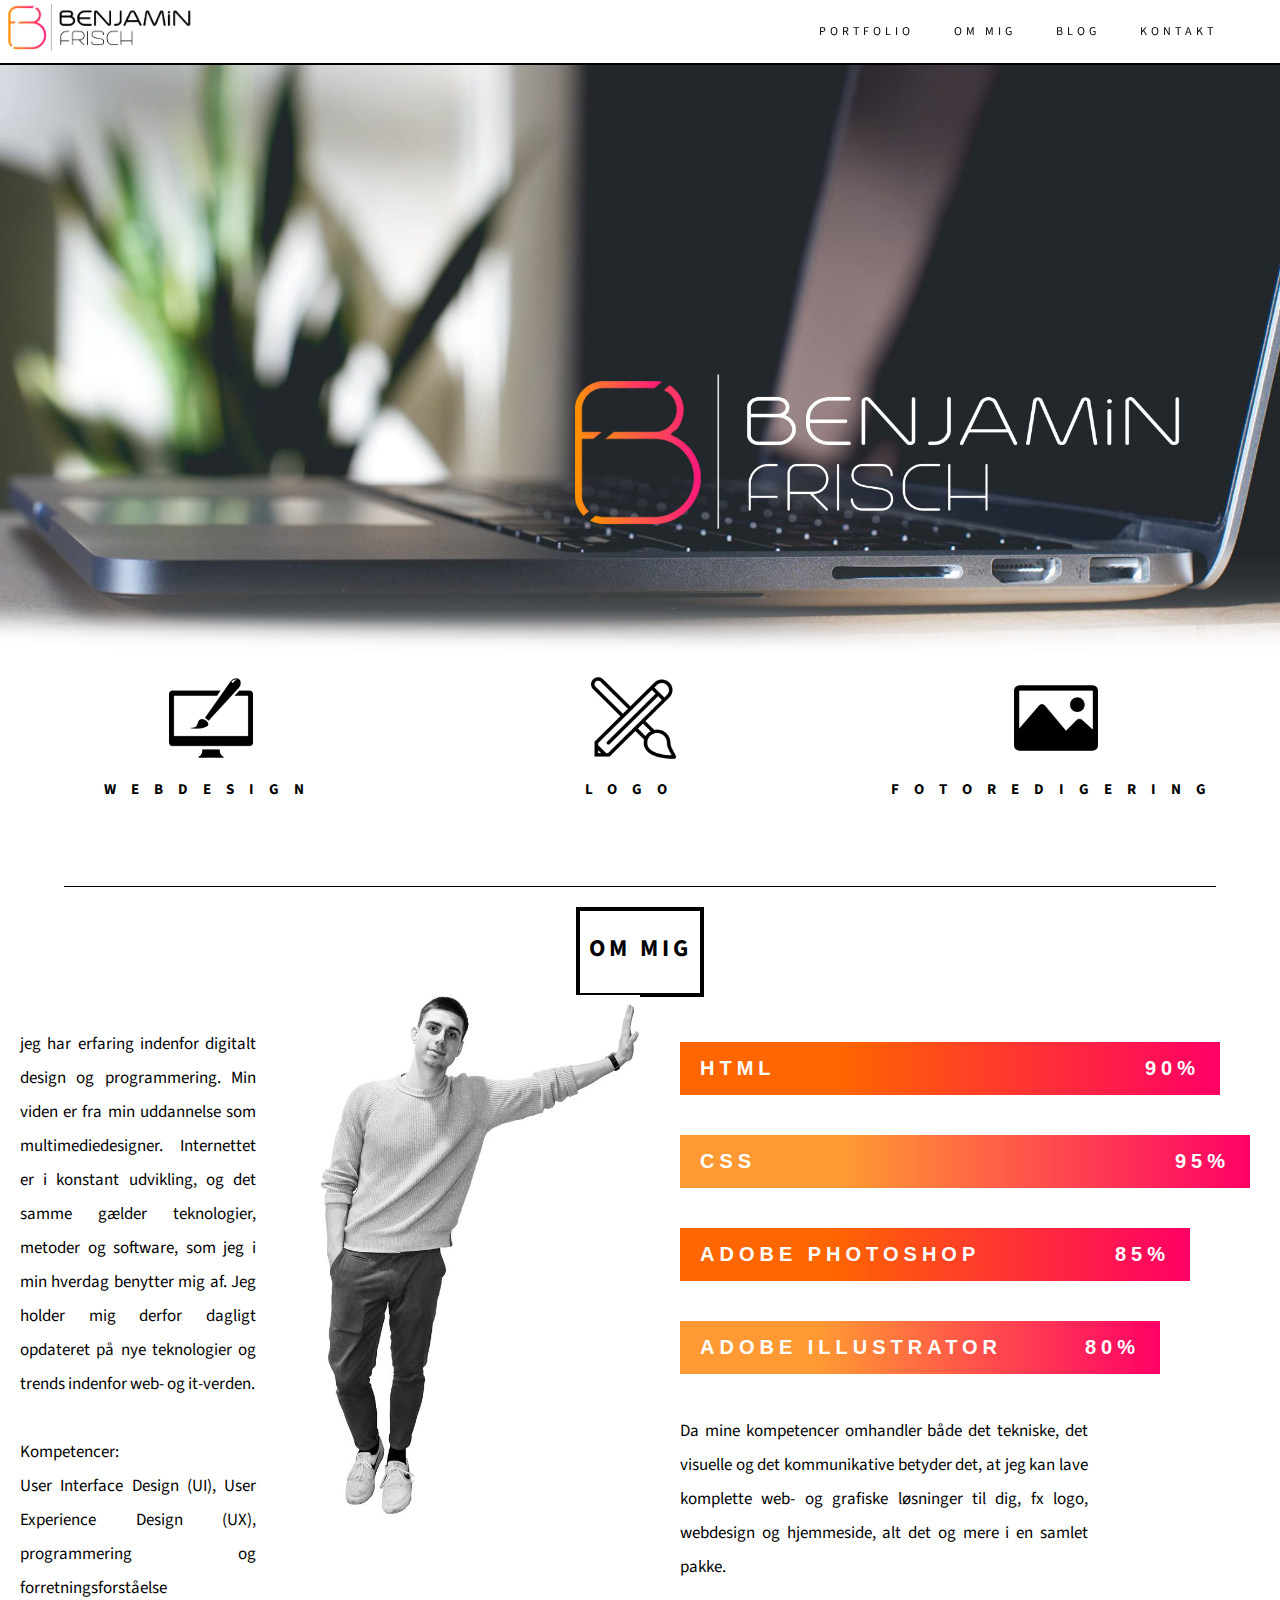
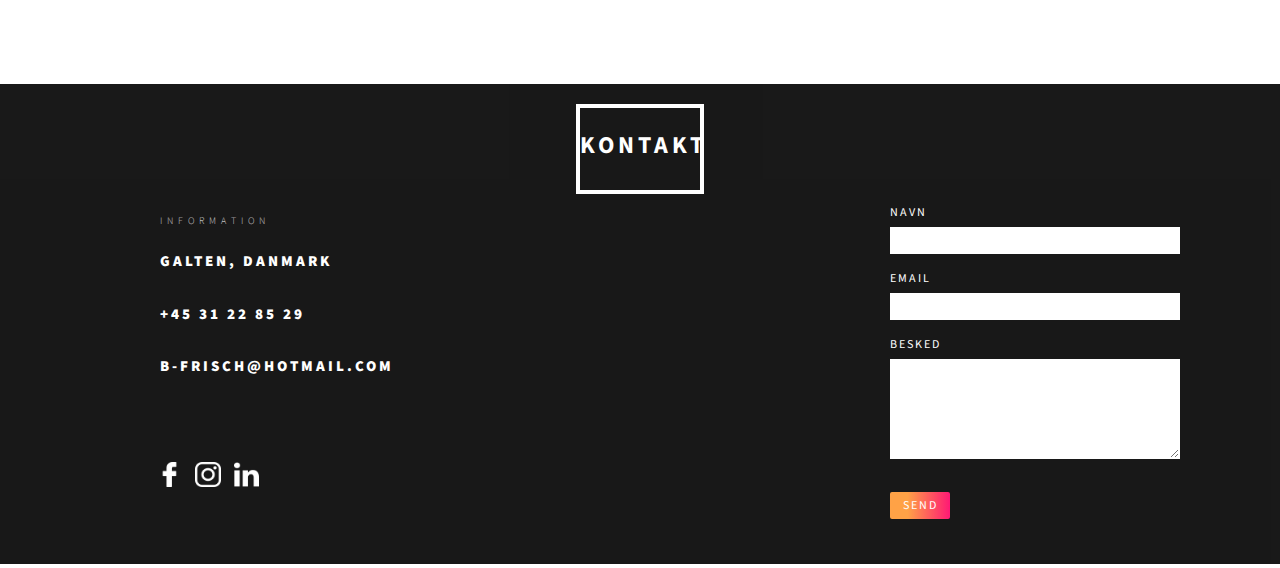
<file: index.html>
<!DOCTYPE html>
<html>

<head>
    <meta charset="utf-8">
    <meta name="viewport" content="width=device-width,minimum-scale=1.0">
    <meta name="description" content="Portfolio Benjamin Frisch. jeg kan lave komplette web- og grafiske løsninger til dig, fx logo, webdesign og hjemmeside, alt det og mere i en samlet pakke.">

    <!--Indsæt SEO i ovenstående -->

    

    <title>BENJAMIN FRISCH - PORTFOLIO</title>
    <link rel="stylesheet" type="text/css" href="css/style.css">

    <link href="https://fonts.googleapis.com/css?family=Source+Sans+Pro" rel="stylesheet">
    

</head>

<body>

    <header>


        <div class="navbar">

            <a href="index.html">
            <img class="logoheader" src="image/logo%20portfolio%20black.png" width="15%" alt="logo til Benjamin Frisch portfolio"> </a>
            
            <a href="#linkkontakt">KONTAKT</a>
            <a href="https://benjaminfrischblog.wordpress.com/">BLOG</a>
            <a href="#aboutme2">OM MIG</a>
            <a href="portfolio.html">PORTFOLIO</a>



        </div>



    </header>

    <img class="logo" src="image/logo.png" width="50%" alt="logo til Benjamin Frisch portfolio">

    <div class="forside">
        <!-- TEKST PÅ FORSIDEN -->
        <img src="image/backgroundfade.png" width="100%" alt="baggrund Benjamin Frisch Portfolio">




    </div>

    <div class="kompetencer">


        <section>


            <img src="image/webdesign.png" width="20%" alt="webdesign">
            <h3>
                WEBDESIGN

            </h3>
        </section>

        <section>


            <img src="image/logodesign.png" width="20%" alt="logo design">
            <h3>
                LOGO
            </h3>

        </section>

        <section>


            <img src="image/photoredigering.png" width="20%" alt="photoredigering fotoredigering">

            <h3>
                FOTOREDIGERING
            </h3>

        </section>

        <div class="line" >

        </div>



    </div>



    <div class="aboutme" >
        

 <h2 id="aboutme2">
        OM MIG
        </h2>

        
        <section>
            
            <!-- SKILL BARS -->
            <div class="benjamin-skills">

                <ul class="benjamin-skillset">

                    <li class="skill-bar" style="width:90%; background:linear-gradient(to right, #ff6600 29%, #ff0066 100%);">

                        <span>HTML</span>

                        <span class="skill-percent">90%</span>

                    </li>

                    <li class="skill-bar" style="width:95%; background: linear-gradient(to right, #ff9933 29%, #ff0066 100%);">

                        <span>CSS</span>

                        <span class="skill-percent">95%</span>

                    </li>

                    <li class="skill-bar" style="width:85%; background:linear-gradient(to right, #ff6600 29%, #ff0066 100%);">

                        <span>ADOBE PHOTOSHOP</span>

                        <span class="skill-percent">85%</span>

                    </li>

                    <li class="skill-bar" style="width:80%; background: linear-gradient(to right, #ff9933 29%, #ff0066 100%);">

                        <span>ADOBE ILLUSTRATOR</span>

                        <span class="skill-percent">80%</span>

                    </li>

                </ul>

<p class="tekst2ommig">Da mine kompetencer omhandler både det tekniske, det visuelle og det kommunikative betyder det, at jeg kan lave komplette web- og grafiske løsninger til dig, fx logo, webdesign og hjemmeside, alt det og mere i en samlet pakke.
    
    </p>

            </div>


        </section>

        
        <section>

            <img class="fotoafmig" src="image/photo%20aboutme.jpg" width="50%;">
            
            <p class="tekst1ommig"> jeg har erfaring indenfor digitalt design og programmering. Min viden er fra min uddannelse som multimediedesigner. Internettet er i konstant udvikling, og det samme gælder teknologier, metoder og software, som jeg i min hverdag benytter mig af. Jeg holder mig derfor dagligt opdateret på nye teknologier og trends indenfor web- og it-verden.
        
               
                <br>
                <br>
                
            Kompetencer: 
                <br>
                User Interface Design (UI), User Experience Design (UX), programmering og forretningsforståelse
            </p>
            
             

        </section>

    </div>
    
    
    <section>

           
        </section>
    
    
    


    <!-- KONTAKT -->
    <div class="kontakt" id="linkkontakt">
        <h2>Kontakt</h2>
        <article>

            <!-- KONTAKTOPLYSNINGER -->
            <section>
                <h3>information</h3>
                <p class="kontaktoplysninger">Galten, Danmark</p>
                <p class="kontaktoplysninger">+45 31 22 85 29</p>
                <p class="kontaktoplysninger email">b-frisch@hotmail.com</p>
                <div class="line"></div>
                <div>
                    <a href="https://www.facebook.com/benjamin.frisch.37"><img class="socialmedia facebook" src="image/facebook.png" width="5.5%"></a>
                    <a href="https://www.instagram.com/kennethfrisch/"><img class="socialmedia" src="image/instagram.png" width="5.5%"></a>
                    <a href="https://dk.linkedin.com/"><img class="socialmedia" src="image/linkedin.png" width="5.5%"></a>
                </div>
            </section>

            <!-- KONTAKTFORMULAR -->
            <section>
                <div class="kontaktformular">
                    <form action="/action_page.php">
                        <label for="fname">Navn</label>
                        <input type="text" id="fname" name="firstname">
                        <label for="lname">Email</label>
                        <input type="text" id="lname" name="email">
                        <label for="subject">Besked</label>
                        <textarea id="subject" name="subject"></textarea>
                        <p class="send">Send</p>
                    </form>
                </div>
            </section>

        </article>
    </div>

</body>

</html>
</file>
<file: css/style.css>
* {
    box-sizing: border-box;
}


/* NYT PROJEKT LINJE */

body {
    margin: 0;
}


/* MENU BAR */

header {
    z-index: 1;
}

.navbar {
    overflow: hidden;
    background-color: white;
    position: fixed;
    top: 0;
    width: 100%;
    box-shadow: 0px 2px;
    z-index: 1;
    padding: 1%;
}

.navbar a {
    float: right;
    display: block;
    color: black;
    text-align: center;
    padding: 10px;
    padding-left: 30px;
    text-decoration: none;
    font-size: 12px;
    font-family: 'Source Sans Pro', sans-serif;
    letter-spacing: 4px;
}

/*LOGO I HEADER*/

.logoheader {
    position: absolute;
    left: 0.4em;
    top: 0.01em;

}


/*LOGO ØVERST I MIDTEN*/

.logo {
    display: block;
    position: absolute;
    bottom: 40%;
    right: 6%;
}


.about {
    height: 500px;
    width: 100%;
    background-color: white;
}


.aboutme h2 {
    position: absolute;
    border: solid 4px black;
    left: 45%;
    width: 10%;
    height: 10%;
    padding-top: 20px;
    text-align: center;
    text-transform: uppercase;
    letter-spacing: 4px;
    font-family: 'Source Sans Pro', sans-serif;
}



h3 {
    font-family: 'Source Sans Pro', sans-serif;
    letter-spacing: 15px;
    font-size: 15px;
 
}

.kompetencer section {
    display: inline-block;
    float: left;
    width: 33%;
    text-align: center;
    position: relative;
    bottom: 180px;

}

.line {
    width: 90%;
    border-bottom: 1px solid black;
    padding: 0;
    padding-top: 30px;
    margin-left: auto;
    margin-right: auto;
}


#abouttext {
    position: relative;
    float: right;
}


.aboutme section {
    position: relative;
    width: 30%;
    float: right;
    font-size: 17px;
    width: 50%;
    font-family: 'Source Sans Pro', sans-serif;
}

.tekst1ommig {
    width: 40%;
    padding-left: 20px;
    padding-top: 15px;
    line-height: 200%;
    text-align: justify;
}

.tekst2ommig {
    width: 70%;
    padding-left: 40px;
    line-height: 200%;
    text-align: justify;
}

.fotoafmig {
    float: right;
    margin-bottom: 20px;
}

.ommigtekst {
    padding-right: 20px;
    word-spacing: 2px;
}


.benjamin-skills {
    position: relative;
    float: left;
    width: 100%;
    margin: 0 auto;
    padding-top: 30px;
}

.benjamin-skills p {
    margin-bottom: 100px;
}

ul.bean-skillset {
    float: left;
    width: 100%;
}

.skill-percent {
    float: right;
    font-size: 20px;
}

li.skill-bar {
    background-color: #7BC673;
    color: #FFF;
    font: bold 12px/23px "Helvetica Neue", Arial, Helvetica, Geneva, sans-serif;
    margin-bottom: 40px;
    padding: 15px 20px;
    font-size: 20px;
    letter-spacing: 5px;
}

/* KONTAKT */

.kontakt {
    background-color: black;
    height: 480px;
    opacity: 0.9;
    font-family: 'Source Sans Pro', sans-serif;
    width: 100%;
    display: inline-block;
}

.kontakt h2 {
    position: absolute;
    letter-spacing: 4px;
    text-align: center;
    color: white;
    text-transform: uppercase;
    border: solid 4px white;
    width: 10%;
    height: 10%;
    left: 45%;
    padding-top: 20px;


}

.kontakt section {
    float: left;
    display: inline-block;
    width: 50%;
    padding-top: 120px;
    margin: 0;
}

/* KONTAKTFORMULAR */

input[type=text],
select,
textarea {
    width: 100%;
    padding: 5px;
    border: 1px solid white;
    border-radius: 0px;
    margin-top: 6px;
    margin-bottom: 16px;
}

#subject {
    height: 100px;
}

.send {
    background: linear-gradient(to right, #ff9933 29%, #ff0066 100%);
    color: white;
    width: 60px;
    text-align: center;
    padding: 5px 10px;
    border: none;
    border-radius: 2px;
    cursor: pointer;
    text-transform: uppercase;
    letter-spacing: 2px;

}

.send:hover {
    background-color: #C1C2BD;
    color: black;
    font-weight: 800;
}

.kontaktformular {
    color: white;
    padding-right: 100px;
    padding-left: 250px;
    text-align: left;
    text-transform: uppercase;
    font-size: 12px;
    letter-spacing: 2px;
}

.kontakt {
    color: white;
    text-transform: uppercase;

}

.kontakt h3 {
    font-size: 10px;
    letter-spacing: 5px;
    padding-left: 25%;
    font-weight: 100;
}


/* KONTAKTOPLYSNINGER */

.kontaktoplysninger {
    font-size: 15px;
    letter-spacing: 3px;
    line-height: 2.5;
    padding-left: 25%;
    font-weight: 900;
}

.kontaktoplysninger.email {
    font-size: 15px;
    font-weight: 900;
}

.socialmedia {
    padding-left: 10px;
}

.socialmedia:hover {
    opacity: 0.3;
}

.socialmedia.facebook {
    margin-left: 23%;
    padding-top: 30px;
}


.portfolio {
    width: 100%;
    height: 500px;
}



/* CASES */

.cases {
    background-color: white;
    opacity: 0.9;
    height: 1200px;
    display: inline-block;
    text-align: center;
    width: 100%;
    color: black;
    font-family: 'Source Sans Pro', sans-serif;
    text-transform: uppercase;
    letter-spacing: 3px;
    font-size: 12px;
    padding-top: 250px;
}

.cases h2 {
    position: absolute;
    border: solid 4px black;
    left: 45%;
    width: 10%;
    height: 10%;
    padding-top: 20px;
    text-align: center;
    text-transform: uppercase;
    letter-spacing: 4px;
    font-family: 'Source Sans Pro', sans-serif;
    top: 70px;

}



.cases h3 {
    font-size: 20px;
    font-weight: 400;
    color: black;
    
}

.cases section {
    float: left;
    display: inline-block;
    width: 50%;
    padding-top: 30px;
    padding-left: 50px;
    padding-right: 50px;
    height: 350px;
}



/* HOVER EFFECT: SEPIA */

.cases img {
    -webkit-filter: sepia(100%);
    filter: sepia(100%);


    padding-top: 10px;
    
}


.cases img:hover {

    -webkit-filter: sepia(0);
    filter: sepia(0);
}


.case1 {
    height: 800px;
}

.case2 {
    height: 800px;
}

.case3 {
    height: 800px;
}

.selvstudie {
    height: 800px;
}



* {
    box-sizing: border-box;
}


/* Create four equal columns that floats next to each other */

.column {
    float: left;
    width: 33%;
    padding: 10px;
    
}

.column img {
    margin-top: 12px;
   
}

.row {
    padding-top: 80px;
}

/* Clear floats after the columns */

.row:after {
    content: "";
    display: table;
    clear: both;
}

.tekstcase {
    padding: 10px;
    background-color: #F2F2F2;
    font-family: 'Source Sans Pro', sans-serif;
    text-align: justify;
    font-size: 13px;
    margin: 0;

}

.tekstcase h2 {
    text-transform: uppercase;
    letter-spacing: 4px;
    font-size: 15px;
    color: orange;
}

/* Responsive layout - makes a two column-layout instead of four columns */

@media (max-width: 800px) {
    .column {
        width: 50%;
    }
}

/* Responsive layout - makes the two columns stack on top of each other instead of next to each other */

@media (max-width: 600px) {
    .column {
        width: 100%;
    }
}
</file>
